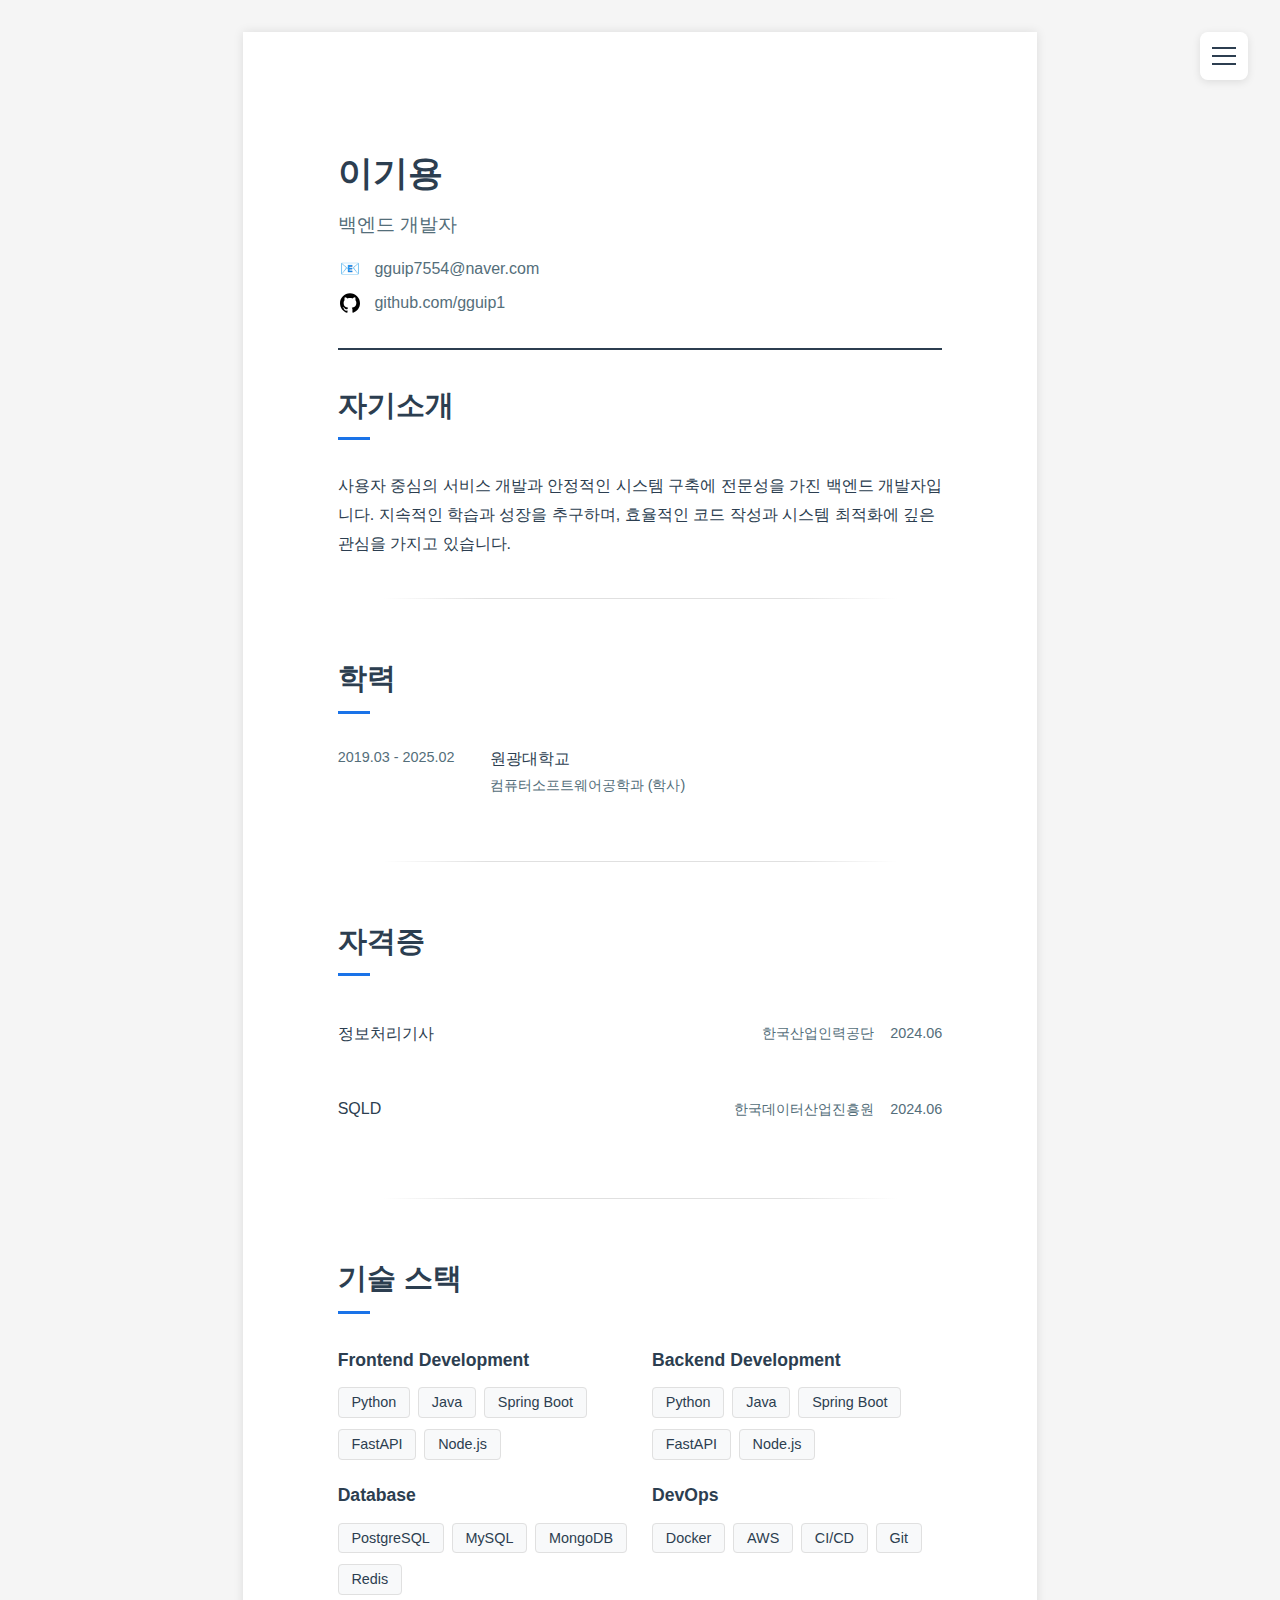
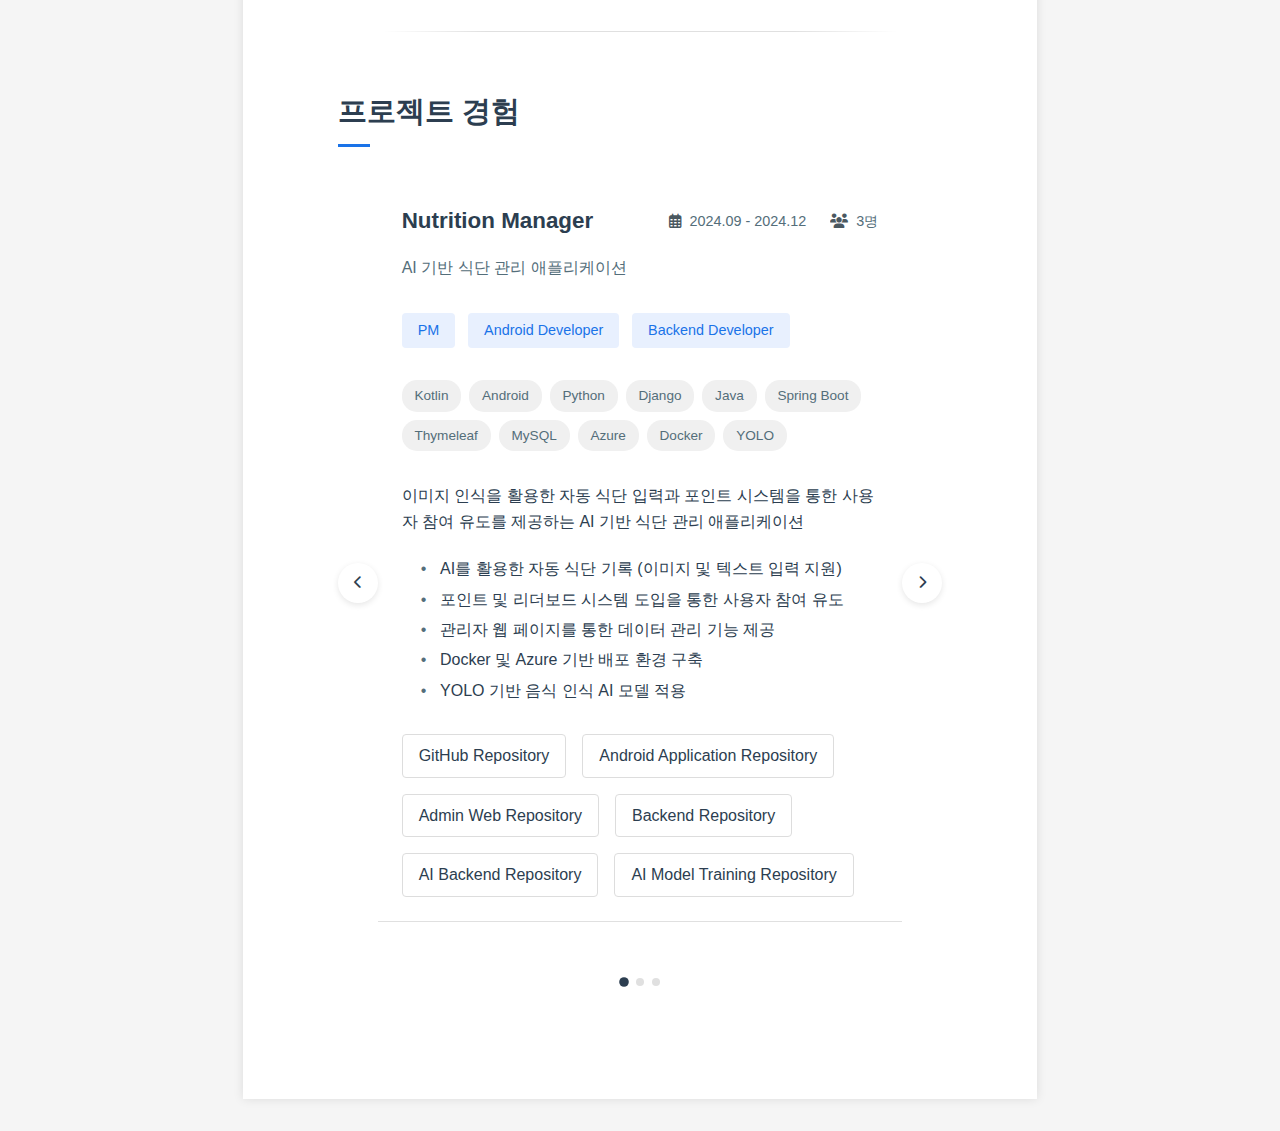
<file: index.html>
<!DOCTYPE html>
<html lang="ko">
<head>
    <meta charset="UTF-8">
    <meta name="viewport" content="width=device-width, initial-scale=1.0">
    <title>이기용 - 백엔드 개발자 이력서</title>
    <link rel="stylesheet" href="https://cdnjs.cloudflare.com/ajax/libs/font-awesome/6.4.0/css/all.min.css">
    <meta name="google-site-verification" content="ss_UDGVj7PCkEr1FpzMHRNyN2mGlSP1Zd3W7goWq1RM" />
    <link rel="stylesheet" href="style/style.css">
    <script src="js/script.js" defer></script>
    <script src="js/projects.js" defer></script>
</head>
<body>
    <!-- 햄버거 메뉴 버튼 -->
    <button id="menuBtn" class="menu-btn">
        <span class="hamburger-line"></span>
        <span class="hamburger-line"></span>
        <span class="hamburger-line"></span>
    </button>

    <!-- 메뉴 패널 -->
    <nav id="menuPanel" class="menu-panel">
        <a href="/" class="menu-item active">
            <i class="fas fa-briefcase"></i>
            Portfolio
        </a>
        <a href="pages/main.html" class="menu-item">
            <i class="fas fa-flask"></i>
            Labs
        </a>
    </nav>

    <div class="page">
        <header class="main-header">
            <div class="header-content">
                <div class="personal-info">
                    <h1></h1>
                    <p class="subtitle"></p>
                    <div class="contact-details">
                        <!-- 연락처 정보가 여기에 동적으로 로드됩니다 -->
                    </div>
                </div>
                <div class="career-summary">
                    <div class="experience-item">
                        <span class="highlight-number">
                            <!-- 경력 횟수가 여기에 동적으로 로드됩니다 -->
                        </span>
                        <span class="label">
                            <!-- -->
                        </span>
                    </div>
                </div>
            </div>
        </header>

        <section id="about">
            <h2 class="section-title">자기소개</h2>
            <p class="profile-description">
                <!-- 자기소개가 여기에 동적으로 로드됩니다 -->
            </p>
        </section>

        <section id="education">
            <h2 class="section-title">학력</h2>
            <div class="education-list">
                <!-- 학력이 여기에 동적으로 로드됩니다 -->
            </div>
        </section>

        <section id="certification">
            <h2 class="section-title">자격증</h2>
            <div class="certification-list">
                <!-- 자격증이 여기에 동적으로 로드됩니다 -->
            </div>
        </section>

        <section id="skills">
            <h2 class="section-title">기술 스택</h2>
            <div class="skills-container">
                <!-- 기술 스택이 여기에 동적으로 로드됩니다 -->
            </div>
        </section>

        <section id="projects">
            <h2 class="section-title">프로젝트 경험</h2>
            <div class="project-slider">
                <button class="slider-button prev" aria-label="이전 프로젝트">
                    <i class="fas fa-chevron-left"></i>
                </button>
                
                <div class="project-viewport">
                    <div class="project-list">
                        <!-- 프로젝트들이 여기에 동적으로 로드됩니다 -->
                    </div>
                </div>

                <button class="slider-button next" aria-label="다음 프로젝트">
                    <i class="fas fa-chevron-right"></i>
                </button>
                
                <div class="project-indicators">
                    <!-- 인디케이터가 여기에 동적으로 생성됩니다 -->
                </div>
            </div>
        </section>
    </div>
    <script src="js/profile.js"></script>
</body>
</html>
</file>
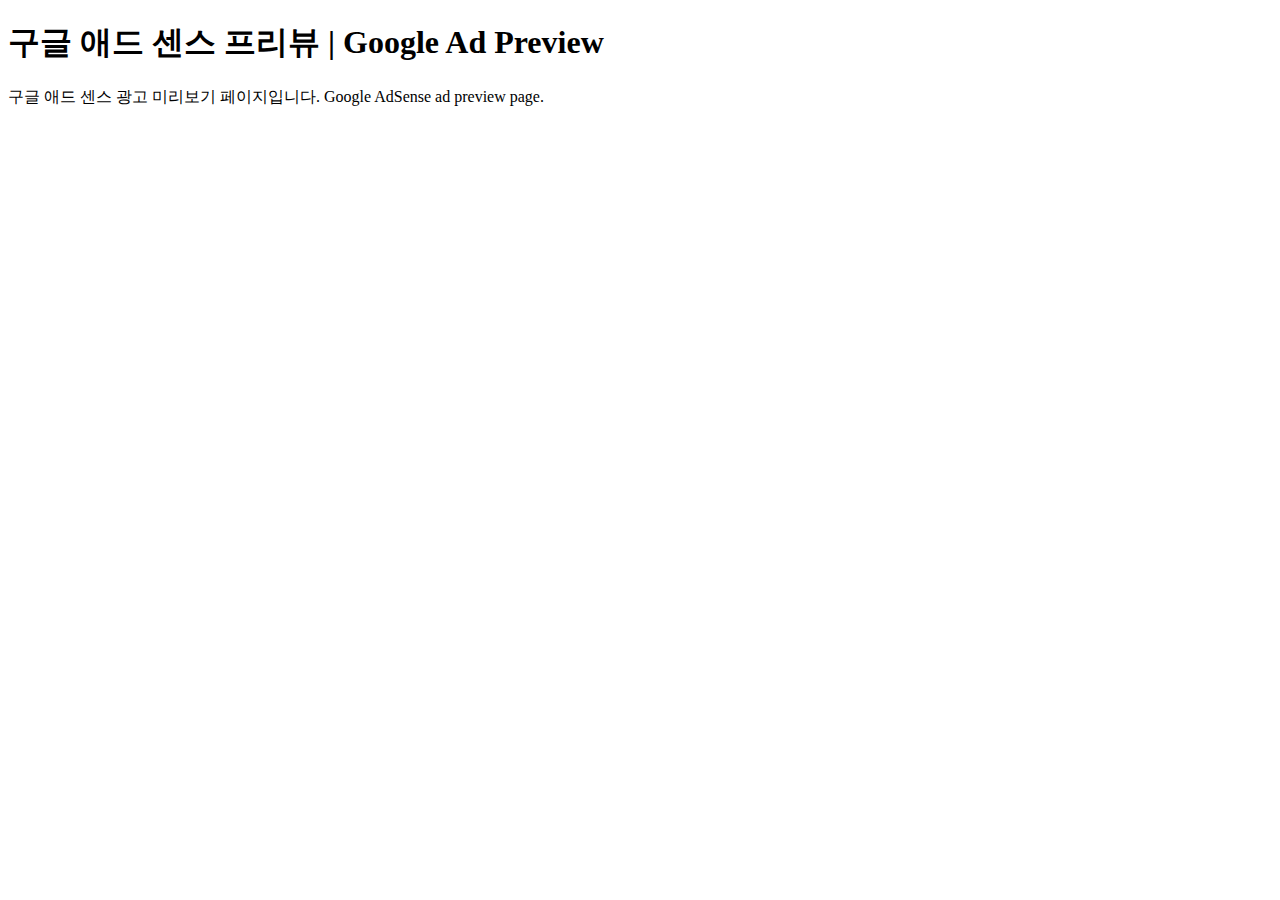
<file: google-ad-preview/index.html>
<!DOCTYPE html>
<html lang="ko">
<head>
    <meta charset="UTF-8">
    <meta name="viewport" content="width=device-width, initial-scale=1.0">
    <title>구글 애드 센스 프리뷰 | Google Ad Preview</title>
    <meta name="description" content="구글 애드 센스 광고 미리보기 페이지입니다. Google AdSense ad preview page.">
    <meta name="keywords" content="구글 애드 센스, Google AdSense, 광고 미리보기, ad preview">
    <meta name="author" content="gguip1">
    <meta property="og:title" content="구글 애드 센스 프리뷰 | Google Ad Preview">
    <meta property="og:description" content="구글 애드 센스 광고 미리보기 페이지입니다. Google AdSense ad preview page.">
    <meta property="og:image" content="./assets/images/root/og_image.png">
    <meta property="og:url" content="https://gguip1.github.io/google-ad-preview/">
    <meta property="og:type" content="website">
    <meta property="og:site_name" content="구글 애드 센스 프리뷰 | Google Ad Preview">
    <link rel="icon" href="./assets/icons/root_icon/favicon.ico" type="image/x-icon">
</head>
<body>
    <h1>구글 애드 센스 프리뷰 | Google Ad Preview</h1>
    <p>구글 애드 센스 광고 미리보기 페이지입니다. Google AdSense ad preview page.</p>
</body>
</html>
</file>
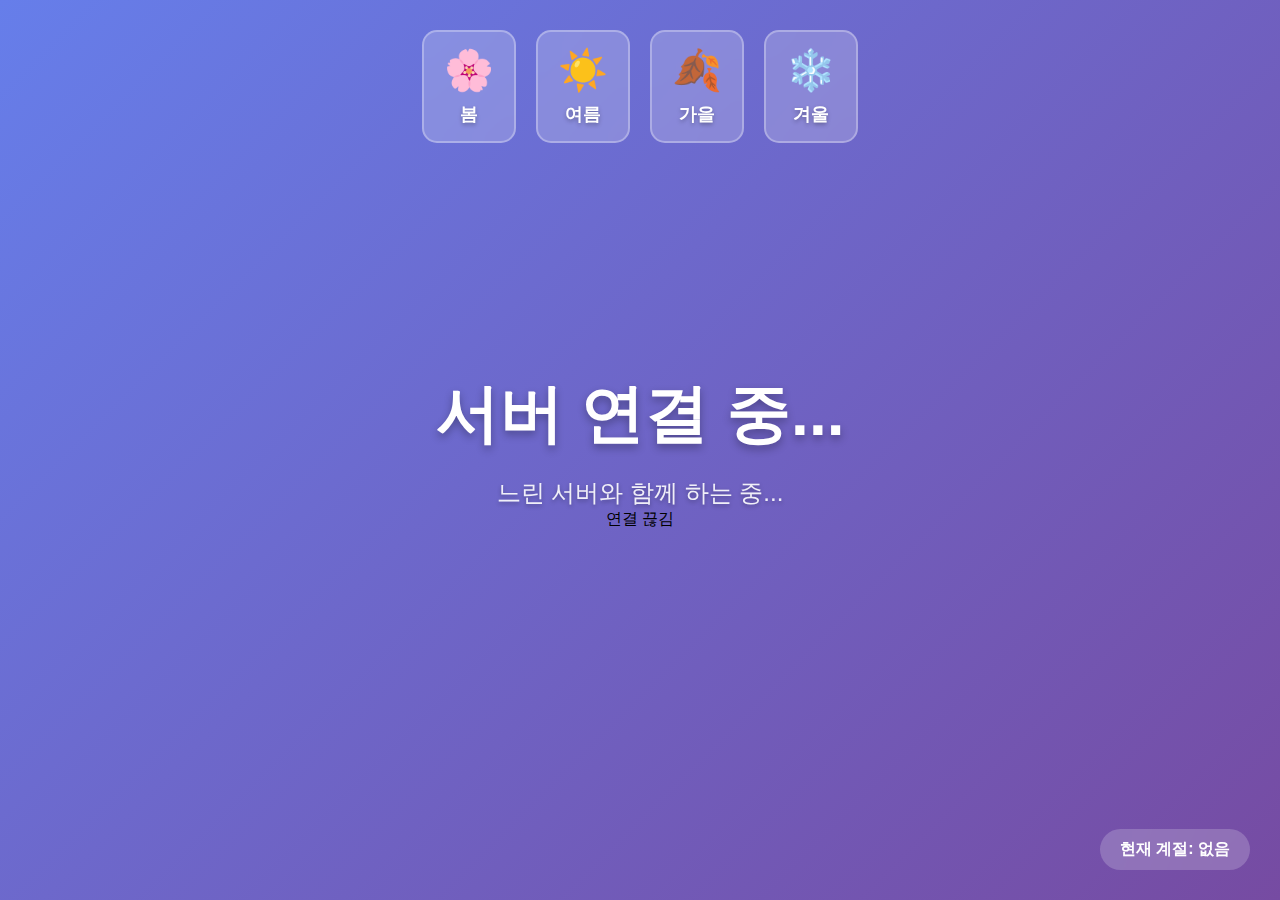
<file: seasons/index.html>
<!DOCTYPE html>
<html lang="ko">
<head>
    <meta charset="UTF-8">
    <meta name="viewport" content="width=device-width, initial-scale=1.0, viewport-fit=cover">
    <meta name="mobile-web-app-capable" content="yes">
    <meta name="apple-mobile-web-app-status-bar-style" content="black-translucent">
    <meta name="theme-color" content="#667eea">

    <!-- Page Title -->
    <title>사계절 | Four Seasons</title>
    
    <!-- SEO Meta Tags -->
    <meta name="description" content="좋아하는 계절을 선택해보세요. 각 계절에 맞는 아이콘과 설명이 표시됩니다.">
    <meta name="keywords" content="사계절, 계절 선택, 봄, 여름, 가을, 겨울, JavaScript, HTML, CSS">
    <meta name="author" content="gguip1">

    <!-- Open Graph Meta Tags -->
    <meta property="og:title" content="사계절 | Four Seasons">
    <meta property="og:description" content="좋아하는 계절을 선택해보세요. 각 계절에 맞는 아이콘과 설명이 표시됩니다.">
    <meta property="og:image" content="../assets/images/seasons/og_image.png">
    <meta property="og:url" content="https://gguip1.github.io/seasons/">
    <meta property="og:type" content="website">
    <meta property="og:site_name" content="사계절 | Four Seasons">

    <!-- Google tag (gtag.js) -->
    <script async src="https://www.googletagmanager.com/gtag/js?id=G-20C2B1J430"></script>
    <script>
    window.dataLayer = window.dataLayer || [];
    function gtag(){dataLayer.push(arguments);}
    gtag('js', new Date());

    gtag('config', 'G-20C2B1J430');
    </script>

    <!-- Google AdSense -->
    <script async src="https://pagead2.googlesyndication.com/pagead/js/adsbygoogle.js?client=ca-pub-5481609101634854" crossorigin="anonymous"></script>
    
    <link rel="icon" href="../assets/icons/seasons/favicon.ico" type="image/x-icon">
    <link rel="stylesheet" href="./styles/styles.css">
</head>
<body>
    <div class="container" id="mainContainer">
        <!-- 계절 선택 버튼들 -->
        <div class="season-selector">
            <button class="season-btn" data-season="spring">
                <span class="season-icon">🌸</span>
                <span class="season-text">봄</span>
            </button>
            <button class="season-btn" data-season="summer">
                <span class="season-icon">☀️</span>
                <span class="season-text">여름</span>
            </button>
            <button class="season-btn" data-season="autumn">
                <span class="season-icon">🍂</span>
                <span class="season-text">가을</span>
            </button>
            <button class="season-btn" data-season="winter">
                <span class="season-icon">❄️</span>
                <span class="season-text">겨울</span>
            </button>
        </div>

        <!-- 메인 컨텐츠 영역 -->
        <div class="main-content">
            <h1 class="season-title" id="seasonTitle">서버 연결 중...</h1>
            <p class="season-description" id="seasonDescription">느린 서버와 함께 하는 중...</p>
        </div>

        <!-- 연결 상태 및 사용자 수 표시 -->
        <div class="connection-status-indicator" id="connectionStatusIndicator">
            <div class="connection-dot disconnected" id="connectionDot"></div>
            <span id="connectionText">연결 끊김</span>
        </div>

        <!-- 현재 선택된 계절 표시 -->
        <div class="current-season-indicator" id="currentSeasonIndicator">
            <span>현재 계절: </span>
            <span id="currentSeasonText">없음</span>
        </div>
    </div>

    <script src="./scripts/script.js"></script>
</body>
</html>
</file>
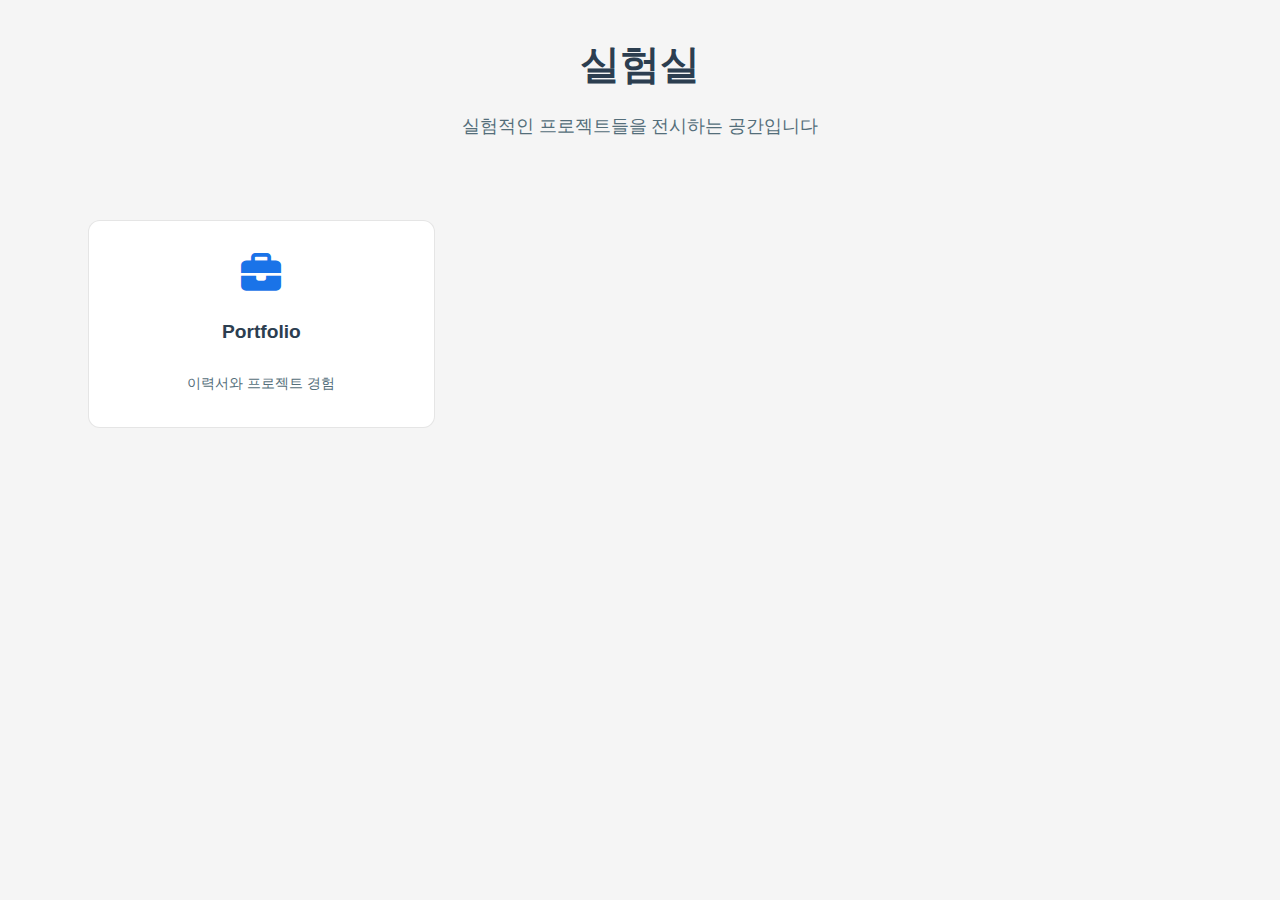
<file: pages/main.html>
<!DOCTYPE html>
<html lang="ko">
<head>
    <meta charset="UTF-8">
    <meta name="viewport" content="width=device-width, initial-scale=1.0">
    <title>Gguip's Lab</title>
    <link rel="stylesheet" href="https://cdnjs.cloudflare.com/ajax/libs/font-awesome/6.4.0/css/all.min.css">
    <link rel="stylesheet" href="../style/main.css">
</head>
<body>
    <div class="container">
        <header class="lab-header">
            <h1>실험실</h1>
            <p class="subtitle">실험적인 프로젝트들을 전시하는 공간입니다</p>
        </header>

        <nav class="navigation-grid">
            <a href="/" class="nav-card portfolio">
                <i class="fas fa-briefcase"></i>
                <span class="card-title">Portfolio</span>
                <span class="card-description">이력서와 프로젝트 경험</span>
            </a>
            <!-- <a href="/pages/project-page.html" class="nav-card">
                <i class="fas fa-[적절한-아이콘]"></i>
                <span class="card-title">프로젝트 제목</span>
                <span class="card-description">프로젝트 설명</span>
            </a> -->
            <!-- 추가 프로젝트 카드는 이 아래에 배치됩니다 -->
        </nav>
    </div>
    <script src="../js/main.js"></script>
</body>
</html>
</file>
<file: style/style.css>
:root {
    --page-width: 21cm;
    --page-height: 29.7cm;
    --primary-color: #2c3e50;
    --secondary-color: #546e7a;
    --border-color: #e0e0e0;
    --background-color: #f5f5f5;
    --section-spacing: 2rem;
}

* {
    margin: 0;
    padding: 0;
    box-sizing: border-box;
}

html {
    scroll-behavior: smooth; /* 전역 스크롤 동작 부드럽게 설정 */
    scroll-padding-top: 2rem; /* 스크롤 시 상단 여백 확보 */
}

body {
    background: var(--background-color);
    color: var(--primary-color);
    line-height: 1.6;
    font-family: 'Noto Sans KR', sans-serif;
    overflow-x: hidden; /* 가로 스크롤 방지 */
    width: 100%;
    position: relative;
}

.container {
    display: flex;
    justify-content: center;
    padding: 2rem;
}

.page {
    width: var(--page-width);
    min-height: var(--page-height);
    background: white;
    padding: 3cm 2.5cm;
    box-shadow: 0 0 10px rgba(0, 0, 0, 0.1);
    margin: 2rem auto;
    max-width: 100vw; /* 뷰포트 너비를 넘지 않도록 설정 */
    overflow-x: hidden; /* 가로 스크롤 방지 */
    box-sizing: border-box;
}

header {
    margin-bottom: 2rem;
    border-bottom: 2px solid var(--primary-color);
    padding-bottom: 1rem;
}

h1 {
    font-size: 2.2rem;
    font-weight: 700;
    margin-bottom: 0.5rem;
    color: var(--primary-color);
}

.subtitle {
    font-size: 1.2rem;
    color: var(--secondary-color);
    margin-bottom: 1rem;
}

section {
    position: relative;
    margin-bottom: 3.5rem;
    padding-bottom: 2.5rem;
}

section:not(:last-child)::after {
    content: '';
    position: absolute;
    bottom: 0;
    left: 50%;
    transform: translateX(-50%);
    width: 85%;
    height: 1px;
    background: linear-gradient(to right, transparent, var(--border-color) 20%, var(--border-color) 80%, transparent);
}

.section-title {
    position: relative;
    font-size: 1.8rem;
    font-weight: 600;
    color: var(--primary-color);
    margin-bottom: 2rem;
    padding-bottom: 0.8rem;
}

.section-title::after {
    content: '';
    position: absolute;
    bottom: 0;
    left: 0;
    width: 2rem;
    height: 3px;
    background-color: #1a73e8;
}

/* 마지막 섹션의 여백 제거 */
section:last-child {
    margin-bottom: 0;
    padding-bottom: 0;
}

section:last-child::after {
    display: none;
}

h2 {
    font-size: 1.5rem;
    margin-bottom: 1rem;
    color: var(--primary-color);
}

.profile-info {
    display: grid;
    grid-template-columns: repeat(2, 1fr);
    gap: 1rem;
    margin-bottom: 1rem;
}

.info-item {
    display: flex;
    gap: 0.5rem;
}

.skills-grid {
    display: grid;
    grid-template-columns: repeat(2, 1fr);
    gap: 2rem;
}

.skill-category ul {
    list-style-position: inside;
    margin-top: 0.5rem;
}

.project {
    margin-bottom: 2rem;
    padding-bottom: 1rem;
    border-bottom: 1px solid #eee;
}

.project-info {
    margin: 0.5rem 0;
    color: var(--secondary-color);
}

.project-card {
    border: none;
    border-bottom: 1px solid var(--border-color);
    border-radius: 0;
    padding: 1.5rem 0;
    margin-bottom: 1.5rem;
    box-shadow: none;
}

.project-header {
    display: flex;
    justify-content: space-between;
    align-items: center;
    margin-bottom: 1rem;
}

.project-header h3 {
    font-size: 1.4rem;
    color: var(--primary-color);
    margin: 0;
}

.project-period {
    font-size: 0.9rem;
    color: var(--secondary-color);
}

.project-subtitle {
    color: var(--secondary-color);
    font-size: 1rem;
    margin-bottom: 1rem;
}

.project-tags {
    display: flex;
    flex-wrap: wrap;
    gap: 0.5rem;
    margin: 1rem 0;
}

.tag {
    background: #f0f0f0;
    padding: 0.3rem 0.8rem;
    border-radius: 15px;
    font-size: 0.85rem;
    color: var(--secondary-color);
}

.project-role {
    margin: 1rem 0;
}

.project-roles {
    display: flex;
    flex-wrap: wrap;
    gap: 0.8rem;
    margin: 1rem 0;
}

.role-badge {
    background: #e8f0fe;
    color: #1a73e8;
    padding: 0.4rem 1rem;
    border-radius: 4px;
    font-size: 0.9rem;
    font-weight: 500;
    transition: all 0.2s ease;
}

.project-description {
    margin: 1rem 0;
    line-height: 1.6;
}

.project-highlights ul {
    list-style-type: none;
    padding-left: 0;
    margin: 0.5rem 0;
    padding-left: 1.2rem;
}

.project-highlights li {
    position: relative;
    padding-left: 1.2rem;
    margin-bottom: 0.5rem;
    line-height: 1.4;
}

.project-highlights li::before {
    content: "•";
    position: absolute;
    left: 0;
    color: var(--secondary-color);
}

.project-links {
    margin-top: 1.5rem;
    display: flex;
    gap: 1rem;
    flex-wrap: wrap;
}

.github-link {
    display: inline-flex;
    align-items: center;
    color: var(--primary-color);
    text-decoration: none;
    font-weight: 500;
    padding: 0.5rem 1rem;
    border: 1px solid #ddd;
    border-radius: 4px;
    transition: all 0.2s ease;
}

.github-link:hover {
    background: #f5f5f5;
    border-color: #ccc;
    transform: translateY(-1px);
}

.main-header {
    border-bottom: 2px solid var(--primary-color);
    padding-bottom: 1.5rem;
    margin-bottom: var(--section-spacing);
}

.header-content {
    text-align: left;
    display: grid;
    grid-template-columns: 2fr 1fr;
    gap: 2rem;
}

.title-badge {
    display: inline-block;
    background: #e8f0fe;
    color: #1a73e8;
    padding: 0.5rem 1.5rem;
    border-radius: 20px;
    font-weight: 500;
    margin: 1rem 0;
}

.social-links {
    display: flex;
    justify-content: center;
    gap: 2rem;
    margin-top: 1.5rem;
}

.social-link {
    display: flex;
    align-items: center;
    gap: 0.5rem;
    color: var(--secondary-color);
    text-decoration: none;
    transition: color 0.2s ease;
}

.social-link:hover {
    color: var(--primary-color);
}

.section-card {
    background: #ffffff;
    border-radius: 8px;
    padding: 1.5rem;
    margin-bottom: 2rem;
    box-shadow: 0 2px 4px rgba(0,0,0,0.05);
    border: 1px solid #eee;
}

.about-content {
    display: grid;
    grid-template-columns: 2fr 1fr;
    gap: 2rem;
    align-items: center;
}

.profile-description {
    line-height: 1.8;
}

.profile-description p {
    margin-bottom: 1rem;
}

.career-highlights {
    display: flex;
    gap: 2rem;
    justify-content: center;
}

.highlight-item {
    text-align: center;
}

.highlight-number {
    display: block;
    font-size: 2.5rem;
    font-weight: bold;
    color: #1a73e8;
}

.highlight-label {
    font-size: 0.9rem;
    color: var(--secondary-color);
}

.skills-container {
    display: grid;
    grid-template-columns: repeat(2, 1fr);
    gap: 1.5rem;
}

.skill-category-card {
    background: none;
    padding: 0;
    box-shadow: none;
}

.skill-category-card h3 {
    margin-bottom: 1rem;
    color: var(--primary-color);
    font-size: 1.1rem;
}

.skill-category-title {
    font-size: 1.1rem;
    font-weight: 500;
    margin-bottom: 0.8rem;
    color: var(--primary-color);
}

.skill-tags {
    display: flex;
    flex-wrap: wrap;
    gap: 0.5rem;
    row-gap: 1rem;  
    /* padding: 0.5rem 0;  */
}

.skill-tag {
    background: #f8f9fa;
    border: 1px solid var(--border-color);
    padding: 0.4rem 0.8rem;
    border-radius: 4px;
    font-size: 0.9rem;
}

.skill-tag-container {
    position: relative;
    display: inline-block;
}

.skill-tag {
    position: relative;
    cursor: pointer;
    transition: all 0.3s ease;
}

.skill-tag:hover {
    background: var(--primary-color);
    color: white;
}

.skill-popup {
    position: absolute;
    top: calc(100% + 10px);
    left: 50%;
    transform: translateX(-50%) translateY(10px);
    width: 250px;
    background: white;
    border-radius: 8px;
    box-shadow: 0 4px 12px rgba(0,0,0,0.15);
    padding: 1rem;
    opacity: 0;
    visibility: hidden;
    transition: all 0.3s ease;
    z-index: 100;
}

.skill-tag-container:hover .skill-popup {
    opacity: 1;
    visibility: visible;
    transform: translateX(-50%) translateY(0);
}

.popup-title {
    color: var(--primary-color);
    font-size: 0.9rem;
    font-weight: 500;
    margin-bottom: 0.8rem;
    padding-bottom: 0.5rem;
    border-bottom: 1px solid var(--border-color);
}

.popup-project {
    padding: 0.8rem;
    border-bottom: 1px solid var(--border-color);
    cursor: pointer;
    transition: all 0.2s ease;
}

.popup-project:last-child {
    border-bottom: none;
}

.popup-project:hover {
    background: #f8f9fa;
}

.popup-project-title {
    font-weight: 500;
    color: var(--primary-color);
    font-size: 0.9rem;
}

.popup-project-subtitle {
    font-size: 0.8rem;
    color: var(--secondary-color);
    margin-top: 0.2rem;
}

.no-projects {
    padding: 0.8rem;
    color: var(--secondary-color);
    text-align: center;
    font-size: 0.9rem;
}

.project-card.highlight {
    animation: highlight-pulse 2s ease;
    scroll-margin-top: 2rem; /* 스크롤 시 카드 상단 여백 */
}

@keyframes highlight-pulse {
    0% { background-color: transparent; }
    50% { background-color: rgba(26, 115, 232, 0.1); }
    100% { background-color: transparent; }
}

.contact-item {
    display: flex;
    align-items: center;
    gap: 0.8rem;
    margin-bottom: 0.5rem;
}

.contact-icon {
    display: flex;
    align-items: center;
    justify-content: center;
    width: 24px;
    height: 24px;
}

.contact-icon img {
    width: 20px;
    height: 20px;
}

.contact-item a {
    color: var(--secondary-color);
    text-decoration: none;
    transition: color 0.2s ease;
}

.contact-item a:hover {
    color: var(--primary-color);
}

/* 햄버거 메뉴 버튼 스타일 */
.menu-btn {
    position: fixed;
    top: 2rem;
    right: 2rem;
    width: 48px;
    height: 48px;
    background: white;
    border: none;
    border-radius: 8px;
    cursor: pointer;
    display: flex;
    flex-direction: column;
    justify-content: center;
    gap: 6px;
    padding: 12px;
    box-shadow: 0 2px 8px rgba(0,0,0,0.1);
    z-index: 1000;
}

.hamburger-line {
    width: 100%;
    height: 2px;
    background-color: var(--primary-color);
    transition: all 0.3s ease;
}

/* 메뉴 버튼 활성화 상태 */
.menu-btn.active .hamburger-line:nth-child(1) {
    transform: translateY(8px) rotate(45deg);
}

.menu-btn.active .hamburger-line:nth-child(2) {
    opacity: 0;
}

.menu-btn.active .hamburger-line:nth-child(3) {
    transform: translateY(-8px) rotate(-45deg);
}

/* 메뉴 패널 스타일 수정 */
.menu-panel {
    position: fixed;
    top: 6rem;  /* 5rem에서 6rem으로 수정 */
    right: 2rem;
    width: 180px;  /* 너비 지정 */
    background: white;
    border-radius: 8px;
    padding: 0.8rem;  /* 패딩 증가 */
    box-shadow: 0 4px 12px rgba(0,0,0,0.1);
    display: flex;
    flex-direction: column;
    gap: 0.5rem;
    opacity: 0;
    visibility: hidden;
    transform: translateY(-10px);
    transition: all 0.3s ease;
    z-index: 999;
}

/* 화살표 추가 */
.menu-panel::before {
    content: '';
    position: absolute;
    top: -8px;
    right: 16px;
    width: 16px;
    height: 16px;
    background: white;
    transform: rotate(45deg);
    box-shadow: -2px -2px 5px rgba(0,0,0,0.05);
}

/* 화살표 뒤의 흰색 배경 */
.menu-panel::after {
    content: '';
    position: absolute;
    top: 0;
    right: 10px;
    width: 28px;
    height: 12px;
    background: white;
}

.menu-panel.show {
    opacity: 1;
    visibility: visible;
    transform: translateY(0);
}

.menu-item {
    display: flex;
    align-items: center;
    gap: 0.8rem;
    padding: 1rem 1.2rem;  /* 패딩 증가 */
    color: var(--primary-color);
    text-decoration: none;
    border-radius: 6px;
    transition: all 0.2s ease;
}

.menu-item:hover {
    background: #f8f9fa;
}

.menu-item.active {
    background: #e8f0fe;
    color: #1a73e8;
}

.project-meta {
    display: flex;
    align-items: center;
    gap: 1.5rem;
    color: var(--secondary-color);
    font-size: 0.9rem;
}

.meta-item {
    display: inline-flex;
    align-items: center;
    gap: 0.5rem;
}

.meta-item i {
    color: #37474f;  /* 더 어두운 색상 적용 */
    font-size: 0.9rem;
    opacity: 0.9;
}

.education-list, .certification-list {
    display: grid;
    gap: 1.5rem;
    margin: 1.5rem 0;
}

.education-item {
    display: flex;
    gap: 2rem;
    align-items: flex-start;
}

.education-period {
    min-width: 120px;
    color: var(--secondary-color);
    font-size: 0.9rem;
}

.education-school {
    font-weight: 500;
    color: var(--primary-color);
    margin-bottom: 0.2rem;
}

.education-major {
    color: var(--secondary-color);
    font-size: 0.9rem;
}

.cert-item {
    display: flex;
    justify-content: space-between;
    align-items: center;
    padding: 0.8rem 0;
}

.cert-title {
    font-weight: 500;
    color: var(--primary-color);
}

.cert-info {
    display: flex;
    gap: 1rem;
    color: var(--secondary-color);
    font-size: 0.9rem;
}

@media (max-width: 768px) {
    body {
        margin: 0;
        padding: 0;
        width: 100%;
    }

    .page {
        margin: 0.5rem auto;  /* 상하 여백 줄임 */
        margin: 0;
        width: 100%;
        padding: 1.5rem;
        min-height: auto;
    }

    .about-content {
        grid-template-columns: 1fr;
    }

    .social-links {
        flex-direction: column;
        align-items: center;
        gap: 1rem;
    }

    .career-highlights {
        margin-top: 2rem;
    }

    .project-slider {
        width: 100%;
        margin: 0;
        padding: 0 2rem;
        box-sizing: border-box;
        position: relative;
    }

    .project-viewport {
        width: 100%;
        overflow: hidden;
    }

    .project-list {
        width: 100%;
        transform: translateX(0);
    }

    .project-card {
        width: 100%;
        padding: 1rem;
        box-sizing: border-box;
    }
}

@media (max-width: 640px) {
    .page {
        width: 100%;
        padding: 1.5cm;
        margin: 0.5rem auto;  /* 상하 여백 줄임 */
    }

    .skills-grid {
        grid-template-columns: 1fr;
    }

    .profile-info {
        grid-template-columns: 1fr;
    }

    .header-content {
        grid-template-columns: 1fr;
    }

    .skills-container {
        grid-template-columns: 1fr;
    }

    .education-item {
        flex-direction: column;
        gap: 0.5rem;
    }

    .cert-item {
        flex-direction: column;
        align-items: flex-start;
        gap: 0.5rem;
    }
}

@media (max-width: 480px) {
    .page {
        padding: 1cm;  /* 패딩 더 줄임 */
        margin: 0;     /* 모바일에서는 여백 제거 */
    }
}

@media print {
    body {
        background: white;
    }
    .page {
        box-shadow: none;
        margin: 0;
        padding: 2cm;
    }
}

/* Project Slider Styles */
.project-slider {
    position: relative;
    max-width: 900px;
    margin: 0 auto;
    padding: 0;
    width: 100%;
    box-sizing: border-box;
}

.project-viewport {
    overflow: hidden;
    position: relative;
    margin: 0 2.5rem; /* 슬라이더 버튼을 위한 여백 */
    width: auto;
}

.project-list {
    display: flex;
    transition: transform 0.3s ease-in-out;
    width: 100%;
}

.project-card {
    min-width: 100%;
    padding: 1.5rem;
    box-sizing: border-box;
    display: flex;
    flex-direction: column;
}

.slider-button {
    position: absolute;
    top: 50%;
    transform: translateY(-50%);
    width: 40px;
    height: 40px;
    border: none;
    border-radius: 50%;
    background: white;
    box-shadow: 0 2px 6px rgba(0,0,0,0.1);
    cursor: pointer;
    color: var(--primary-color);
    transition: all 0.2s ease;
    z-index: 2;
}

slider-button.prev {
    left: 0;
}

.slider-button.next {
    right: 0;
}

.project-indicators {
    display: flex;
    justify-content: center;
    gap: 0.5rem;
    margin-top: 2rem;
}

.indicator {
    width: 8px;
    height: 8px;
    border-radius: 50%;
    background: var(--border-color);
    cursor: pointer;
    transition: all 0.2s ease;
}

.indicator.active {
    background: var(--primary-color);
    transform: scale(1.2);
}

/* 모바일 대응 스타일 */
@media (max-width: 768px) {
    .project-slider {
        padding: 0 1.5rem;
        margin: 0 -1rem;  /* 좌우 여백 상쇄 */
    }

    .project-card {
        padding: 1rem;
    }

    .slider-button {
        width: 32px;
        height: 32px;
        background: rgba(255, 255, 255, 0.9);
    }

    .slider-button.prev {
        left: -0.5rem;
    }

    .slider-button.next {
        right: -0.5rem;
    }

    .project-meta {
        flex-direction: column;
        gap: 0.5rem;
        align-items: flex-start;
    }

    .project-header {
        flex-direction: column;
        gap: 0.8rem;
    }

    .project-roles {
        flex-wrap: wrap;
        gap: 0.5rem;
    }

    .role-badge {
        font-size: 0.8rem;
        padding: 0.3rem 0.8rem;
    }

    .project-description {
        font-size: 0.9rem;
    }

    .project-highlights li {
        font-size: 0.9rem;
    }

    .project-links {
        flex-direction: column;
        gap: 0.8rem;
    }

    .github-link {
        width: 100%;
        justify-content: center;
    }

    .project-indicators {
        margin-top: 1.5rem;
    }

    .indicator {
        width: 6px;
        height: 6px;
    }
}

/* 작은 모바일 화면 대응 */
@media (max-width: 480px) {
    .project-slider {
        padding: 0 1rem;
    }

    .slider-button {
        width: 28px;
        height: 28px;
        font-size: 0.8rem;
    }

    .project-card {
        padding: 0.8rem;
    }
}

@media (max-width: 768px) {
    .project-slider {
        margin: 0;
        padding: 0;
        overflow: visible;
    }

    .project-viewport {
        margin: 0 2rem; /* 버튼 공간 확보 */
    }

    .project-card {
        padding: 1rem;
    }

    .slider-button {
        width: 32px;
        height: 32px;
    }

    .slider-button.prev {
        left: 0;
    }

    .slider-button.next {
        right: 0;
    }
}

@media (max-width: 480px) {
    .project-viewport {
        margin: 0 1.5rem; /* 더 작은 화면에서 여백 조정 */
    }

    .slider-button {
        width: 28px;
        height: 28px;
    }
}

/* 프로젝트 미리보기 스타일 */
.project-preview {
    position: fixed;
    right: 2rem;
    top: 50%;
    transform: translateY(-50%);
    width: 400px;
    background: white;
    border-radius: 12px;
    box-shadow: 0 4px 20px rgba(0,0,0,0.15);
    overflow: hidden;
    z-index: 100;
    visibility: visible; /* 초기 상태를 visible로 변경 */
    opacity: 1; /* 초기 opacity를 1로 설정 */
    transition: all 0.3s ease;
    transform: translateX(0);
}

.project-preview.hidden {
    transform: translateX(calc(100% + 2rem));
    visibility: hidden;
    opacity: 0;
}

.preview-container {
    padding: 1rem;
}

.preview-image {
    width: 100%;
    height: 250px;
    border-radius: 8px;
    overflow: hidden;
    background: var(--background-color);
}

.preview-image img {
    width: 100%;
    height: 100%;
    object-fit: cover;
    transition: all 0.3s ease;
}

.preview-thumbnails {
    display: flex;
    gap: 0.5rem;
    margin-top: 1rem;
    overflow-x: auto;
    padding-bottom: 0.5rem;
}

.preview-thumbnail {
    width: 60px;
    height: 60px;
    border-radius: 4px;
    cursor: pointer;
    opacity: 0.6;
    transition: all 0.2s ease;
}

.preview-thumbnail.active {
    opacity: 1;
    border: 2px solid var(--primary-color);
}

.preview-thumbnail img {
    width: 100%;
    height: 100%;
    object-fit: cover;
}

@media (max-width: 1400px) {
    .project-preview {
        position: static;
        width: 100%;
        margin-top: 2rem;
        transform: none;
    }
}

@media (max-width: 768px) {
    .preview-image {
        height: 200px;
    }
}

.toggle-preview {
    border: none;
    background: none;
    width: 100%;
    text-align: left;
    font-family: inherit;
    font-size: inherit;
    cursor: pointer;
}

.toggle-preview.active {
    background: #e8f0fe;
    color: #1a73e8;
}

.toggle-container {
    display: flex !important;
    align-items: center;
    justify-content: space-between;
    cursor: default !important;
}

/* 토글 스위치 스타일 */
.switch {
    position: relative;
    display: inline-block;
    width: 46px;
    height: 24px;
}

.switch input {
    opacity: 0;
    width: 0;
    height: 0;
}

.slider {
    position: absolute;
    cursor: pointer;
    top: 0;
    left: 0;
    right: 0;
    bottom: 0;
    background-color: #ccc;
    transition: .4s;
}

.slider:before {
    position: absolute;
    content: "";
    height: 18px;
    width: 18px;
    left: 3px;
    bottom: 3px;
    background-color: white;
    transition: .4s;
}

input:checked + .slider {
    background-color: #1a73e8;
}

input:checked + .slider:before {
    transform: translateX(22px);
}

/* 둥근 스위치 */
.slider.round {
    border-radius: 34px;
}

.slider.round:before {
    border-radius: 50%;
}
</file>
<file: seasons/styles/styles.css>
* {
    margin: 0;
    padding: 0;
    box-sizing: border-box;
}

body {
    font-family: 'Arial', sans-serif;
    height: 100vh;
    overflow: hidden;
    transition: all 0.8s ease-in-out;
    margin: 0;
    padding: 0;
}

.container {
    position: relative;
    width: 100%;
    height: 100vh;
    display: flex;
    flex-direction: column;
    justify-content: center;
    align-items: center;
    transition: all 0.8s ease-in-out;
}

/* 기본 상태 */
.container {
    background: linear-gradient(135deg, #667eea 0%, #764ba2 100%);
}

/* 계절 선택 버튼들 */
.season-selector {
    position: absolute;
    top: 30px;
    display: flex;
    gap: 20px;
    z-index: 100;
}

.season-btn {
    display: flex;
    flex-direction: column;
    align-items: center;
    padding: 15px 20px;
    background: rgba(255, 255, 255, 0.2);
    border: 2px solid rgba(255, 255, 255, 0.3);
    border-radius: 15px;
    cursor: pointer;
    transition: all 0.3s ease;
    backdrop-filter: blur(10px);
}

.season-btn:hover {
    background: rgba(255, 255, 255, 0.3);
    transform: translateY(-3px);
    box-shadow: 0 10px 25px rgba(0, 0, 0, 0.2);
}

.season-btn.active {
    background: rgba(255, 255, 255, 0.4);
    border-color: rgba(255, 255, 255, 0.6);
    transform: translateY(-5px);
}

.season-icon {
    font-size: 2.5rem;
    margin-bottom: 8px;
}

.season-text {
    font-size: 1.1rem;
    font-weight: bold;
    color: white;
    text-shadow: 0 2px 4px rgba(0, 0, 0, 0.3);
}

/* 메인 컨텐츠 */
.main-content {
    text-align: center;
    z-index: 10;
}

.season-title {
    font-size: 4rem;
    color: white;
    text-shadow: 0 4px 8px rgba(0, 0, 0, 0.3);
    margin-bottom: 20px;
    transition: all 0.5s ease;
}

.season-description {
    font-size: 1.5rem;
    color: rgba(255, 255, 255, 0.9);
    text-shadow: 0 2px 4px rgba(0, 0, 0, 0.3);
    transition: all 0.5s ease;
}

/* 현재 계절 표시 */
.current-season-indicator {
    position: absolute;
    bottom: 30px;
    right: 30px;
    background: rgba(255, 255, 255, 0.2);
    padding: 10px 20px;
    border-radius: 25px;
    color: white;
    font-weight: bold;
    backdrop-filter: blur(10px);
}

/* 봄 테마 */
.container.spring {
    background: linear-gradient(135deg, #a8edea 0%, #fed6e3 100%);
    animation: springBreeze 20s ease-in-out infinite;
}

/* .container.spring::before {
    content: '';
    position: absolute;
    top: 0;
    left: 0;
    width: 100%;
    height: 100%;
    background-image: 
        radial-gradient(circle at 20% 50%, rgba(255, 192, 203, 0.3) 0%, transparent 50%),
        radial-gradient(circle at 80% 20%, rgba(255, 255, 255, 0.4) 0%, transparent 50%),
        radial-gradient(circle at 40% 80%, rgba(144, 238, 144, 0.3) 0%, transparent 50%);
    animation: floatingPetals 15s ease-in-out infinite;
} */

.spring .season-title {
    color: #2d5016;
    text-shadow: 0 2px 4px rgba(255, 255, 255, 0.5);
}

.spring .season-description {
    color: #4a7c59;
}

/* 여름 테마 */
.container.summer {
    background: linear-gradient(135deg, #ffecd2 0%, #fcb69f 100%);
    animation: summerHeat 25s ease-in-out infinite;
}

/* .container.summer::before {
    content: '';
    position: absolute;
    top: -100%;
    left: -100%;
    width: 300%;
    height: 300%;
    background-image: 
        radial-gradient(circle at 70% 30%, rgba(255, 215, 0, 0.4) 0%, transparent 60%),
        radial-gradient(circle at 30% 70%, rgba(255, 140, 0, 0.3) 0%, transparent 60%);
    animation: sunRays 20s linear infinite;
} */

.summer .season-title {
    color: #8b4513;
    text-shadow: 0 2px 4px rgba(255, 255, 255, 0.7);
}

.summer .season-description {
    color: #d2691e;
}

/* 가을 테마 */
.container.autumn {
    background: linear-gradient(135deg, #fad0c4 0%, #f1959b 50%, #f093fb 100%);
    animation: autumnWind 18s ease-in-out infinite;
}

/* .container.autumn::before {
    content: '';
    position: absolute;
    top: 0;
    left: 0;
    width: 100%;
    height: 100%;
    background-image: 
        radial-gradient(circle at 25% 25%, rgba(255, 69, 0, 0.3) 0%, transparent 50%),
        radial-gradient(circle at 75% 75%, rgba(255, 140, 0, 0.4) 0%, transparent 50%),
        radial-gradient(circle at 50% 10%, rgba(139, 69, 19, 0.2) 0%, transparent 60%);
    animation: fallingLeaves 22s ease-in-out infinite;
} */

.autumn .season-title {
    color: #8b0000;
    text-shadow: 0 2px 4px rgba(255, 255, 255, 0.3);
}

.autumn .season-description {
    color: #a0522d;
}

/* 겨울 테마 */
.container.winter {
    background: linear-gradient(135deg, #e6f3ff 0%, #b3d9ff 50%, #80bfff 100%);
    animation: winterChill 30s ease-in-out infinite;
}

/* .container.winter::before {
    content: '';
    position: absolute;
    top: 0;
    left: 0;
    width: 100%;
    height: 100%;
    background-image: 
        radial-gradient(circle at 20% 80%, rgba(255, 255, 255, 0.8) 0%, transparent 50%),
        radial-gradient(circle at 80% 20%, rgba(173, 216, 230, 0.6) 0%, transparent 50%),
        radial-gradient(circle at 40% 40%, rgba(255, 255, 255, 0.4) 0%, transparent 30%);
    animation: snowfall 25s linear infinite;
} */

.winter .season-title {
    color: #191970;
    text-shadow: 0 2px 4px rgba(255, 255, 255, 0.8);
}

.winter .season-description {
    color: #4682b4;
}

/* 오버플로우 래퍼 추가 */
.overflow-wrapper {
    width: 100%;
    height: 100vh;
    overflow: hidden;
    position: relative;
}

/* 애니메이션 */
@keyframes springBreeze {
    0%, 100% { 
        background-position: 0% 50%;
        filter: brightness(1) hue-rotate(0deg);
    }
    25% { 
        background-position: 25% 40%;
        filter: brightness(1.05) hue-rotate(2deg);
    }
    50% { 
        background-position: 50% 60%;
        filter: brightness(0.98) hue-rotate(-1deg);
    }
    75% { 
        background-position: 75% 45%;
        filter: brightness(1.02) hue-rotate(1deg);
    }
}

@keyframes floatingPetals {
    0%, 100% { 
        opacity: 0.6; 
        transform: translateY(0px) rotate(0deg) scale(1);
    }
    50% { 
        opacity: 0.8; 
        transform: translateY(-10px) rotate(5deg) scale(1.1);
    }
}

@keyframes summerHeat {
    0%, 100% { 
        filter: brightness(1) contrast(1) saturate(1);
    }
    50% { 
        filter: brightness(1.1) contrast(1.1) saturate(1.2);
    }
}

@keyframes sunRays {
    0% { 
        transform: rotate(0deg);
    }
    100% { 
        transform: rotate(360deg);
    }
}

@keyframes autumnWind {
    0%, 100% { 
        background-position: 0% 50%;
        filter: brightness(1) hue-rotate(0deg);
    }
    50% { 
        background-position: 100% 50%;
        filter: brightness(1.05) hue-rotate(2deg);
    }
}

@keyframes fallingLeaves {
    0%, 100% { 
        transform: translateY(0px) rotate(0deg) scale(1);
        opacity: 0.7;
    }
    25% {
        transform: translateY(5px) rotate(2deg) scale(1.05);
        opacity: 0.8;
    }
    50% { 
        transform: translateY(20px) rotate(10deg) scale(0.95);
        opacity: 0.6;
    }
    75% {
        transform: translateY(15px) rotate(5deg) scale(1.02);
        opacity: 0.75;
    }
}

@keyframes winterChill {
    0%, 100% { 
        filter: brightness(0.95) blur(0px) contrast(1);
        background-position: 0% 50%;
    }
    50% { 
        filter: brightness(1.05) blur(0.5px) contrast(1.1);
        background-position: 100% 50%;
    }
}

/* 봄 꽃잎 애니메이션 */
.petal {
    position: absolute;
    width: 12px;
    height: 12px;
    background: #ff69b4;
    border-radius: 50% 0 50% 0;
    opacity: 0.8;
    animation: petalFall linear;
}

.petal:nth-child(2n) {
    background: #ffb6c1;
}

.petal:nth-child(3n) {
    background: #ffc0cb;
}

/* 여름 햇빛 애니메이션 */
.sunbeam {
    position: absolute;
    width: 10px;
    height: 10px;
    background: radial-gradient(circle, #ffeb3b 20%, #ffc107 70%);
    border-radius: 50%;
    opacity: 0.9;
    animation: sunbeamFall linear;
    box-shadow: 0 0 6px rgba(255, 235, 59, 0.6);
}

.sunbeam:nth-child(2n) {
    background: radial-gradient(circle, #ffd700 20%, #ffb347 70%);
}

.sunbeam:nth-child(3n) {
    background: radial-gradient(circle, #fff700 20%, #ffa500 70%);
}

/* 가을 낙엽 애니메이션 */
.leaf {
    position: absolute;
    width: 14px;
    height: 14px;
    background: #d2691e;
    border-radius: 0 100% 0 100%;
    opacity: 0.9;
    animation: leafFall linear;
}

.leaf:nth-child(2n) {
    background: #cd853f;
    border-radius: 100% 0 100% 0;
}

.leaf:nth-child(3n) {
    background: #ff4500;
    border-radius: 50% 0 50% 50%;
}

/* 겨울 눈 애니메이션 */
.snowflake {
    position: absolute;
    color: white;
    font-size: 16px;
    opacity: 0.9;
    animation: snowFall linear;
    text-shadow: 0 0 4px rgba(255, 255, 255, 0.8);
}

/* 애니메이션 키프레임들 */
@keyframes petalFall {
    0% {
        transform: translateY(-20px) rotate(0deg);
        opacity: 0;
    }
    10% {
        opacity: 0.8;
    }
    90% {
        opacity: 0.8;
    }
    100% {
        transform: translateY(calc(100vh + 20px)) rotate(360deg);
        opacity: 0;
    }
}

@keyframes sunbeamFall {
    0% {
        transform: translateY(-20px) scale(1);
        opacity: 0;
    }
    10% {
        opacity: 0.9;
    }
    90% {
        opacity: 0.9;
    }
    100% {
        transform: translateY(calc(100vh + 20px)) scale(1);
        opacity: 0;
    }
}

@keyframes leafFall {
    0% {
        transform: translateY(-20px) rotate(0deg) translateX(0);
        opacity: 0;
    }
    10% {
        opacity: 0.9;
    }
    25% {
        transform: translateY(25vh) rotate(90deg) translateX(10px);
    }
    50% {
        transform: translateY(50vh) rotate(180deg) translateX(-10px);
    }
    75% {
        transform: translateY(75vh) rotate(270deg) translateX(5px);
    }
    90% {
        opacity: 0.9;
    }
    100% {
        transform: translateY(calc(100vh + 20px)) rotate(360deg) translateX(0);
        opacity: 0;
    }
}

@keyframes snowFall {
    0% {
        transform: translateY(-20px) translateX(0);
        opacity: 0;
    }
    10% {
        opacity: 0.9;
    }
    90% {
        opacity: 0.9;
    }
    100% {
        transform: translateY(calc(100vh + 20px)) translateX(15px);
        opacity: 0;
    }
}

/* 반응형 디자인 */
@media (max-width: 768px) {
    .season-selector {
        position: absolute;
        top: 20px;
        left: 10px;
        right: 10px;
        width: calc(100% - 20px);
        display: flex;
        justify-content: space-between;
        gap: 8px;
        transform: none;
    }
    
    .season-btn {
        flex: 1;
        padding: 12px 8px;
        min-width: 0;
    }
    
    .season-icon {
        font-size: 1.8rem;
        margin-bottom: 4px;
    }
    
    .season-text {
        font-size: 0.9rem;
    }
    
    .season-title {
        font-size: 2.5rem;
    }
    
    .season-description {
        font-size: 1.2rem;
    }
    
    .current-season-indicator {
        bottom: 15px;
        right: 15px;
        padding: 8px 15px;
        font-size: 0.9rem;
    }
    
    .petal {
        width: 10px;
        height: 10px;
    }
    
    .sunbeam {
        width: 8px;
        height: 8px;
    }
    
    .leaf {
        width: 12px;
        height: 12px;
    }
    
    .snowflake {
        font-size: 14px;
    }
}

@media (max-width: 480px) {
    .season-selector {
        gap: 5px;
        left: 5px;
        right: 5px;
        width: calc(100% - 10px);
    }
    
    .season-btn {
        padding: 10px 5px;
    }
    
    .season-icon {
        font-size: 1.5rem;
    }
    
    .season-text {
        font-size: 0.8rem;
    }
    
    .season-title {
        font-size: 2rem;
    }
    
    .season-description {
        font-size: 1rem;
        padding: 0 20px;
    }
    
    .petal {
        width: 8px;
        height: 8px;
    }
    
    .sunbeam {
        width: 6px;
        height: 6px;
    }
    
    .leaf {
        width: 10px;
        height: 10px;
    }
    
    .snowflake {
        font-size: 12px;
    }
}
</file>
<file: style/main.css>
:root {
    --primary-color: #2c3e50;
    --secondary-color: #546e7a;
    --accent-color: #1a73e8;
    --background-color: #f5f5f5;
    --card-hover-color: #e8f0fe;
}

* {
    margin: 0;
    padding: 0;
    box-sizing: border-box;
}

body {
    background: var(--background-color);
    color: var(--primary-color);
    font-family: 'Noto Sans KR', sans-serif;
    line-height: 1.6;
}

.container {
    max-width: 1200px;
    margin: 0 auto;
    padding: 2rem;
}

.lab-header {
    text-align: center;
    margin-bottom: 4rem;
}

.lab-header h1 {
    font-size: 2.5rem;
    margin-bottom: 1rem;
    color: var(--primary-color);
}

.subtitle {
    color: var(--secondary-color);
    font-size: 1.1rem;
}

.navigation-grid {
    display: grid;
    grid-template-columns: repeat(auto-fill, minmax(280px, 1fr));
    gap: 2rem;
    padding: 1rem;
}

.nav-card {
    background: white;
    border-radius: 12px;
    padding: 2rem;
    text-align: center;
    text-decoration: none;
    color: var(--primary-color);
    transition: all 0.3s ease;
    border: 1px solid rgba(0,0,0,0.1);
    display: flex;
    flex-direction: column;
    align-items: center;
    gap: 1rem;
}

.nav-card i {
    font-size: 2.5rem;
    color: var(--accent-color);
    margin-bottom: 0.5rem;
}

.card-title {
    font-size: 1.2rem;
    font-weight: 600;
    margin-bottom: 0.5rem;
}

.card-description {
    font-size: 0.9rem;
    color: var(--secondary-color);
}

.nav-card:hover {
    transform: translateY(-5px);
    box-shadow: 0 4px 15px rgba(0,0,0,0.1);
    background: var(--card-hover-color);
}

/* 반응형 디자인 */
@media (max-width: 768px) {
    .container {
        padding: 1rem;
    }

    .navigation-grid {
        grid-template-columns: 1fr;
        gap: 1rem;
    }

    .nav-card {
        padding: 1.5rem;
    }
}
</file>
